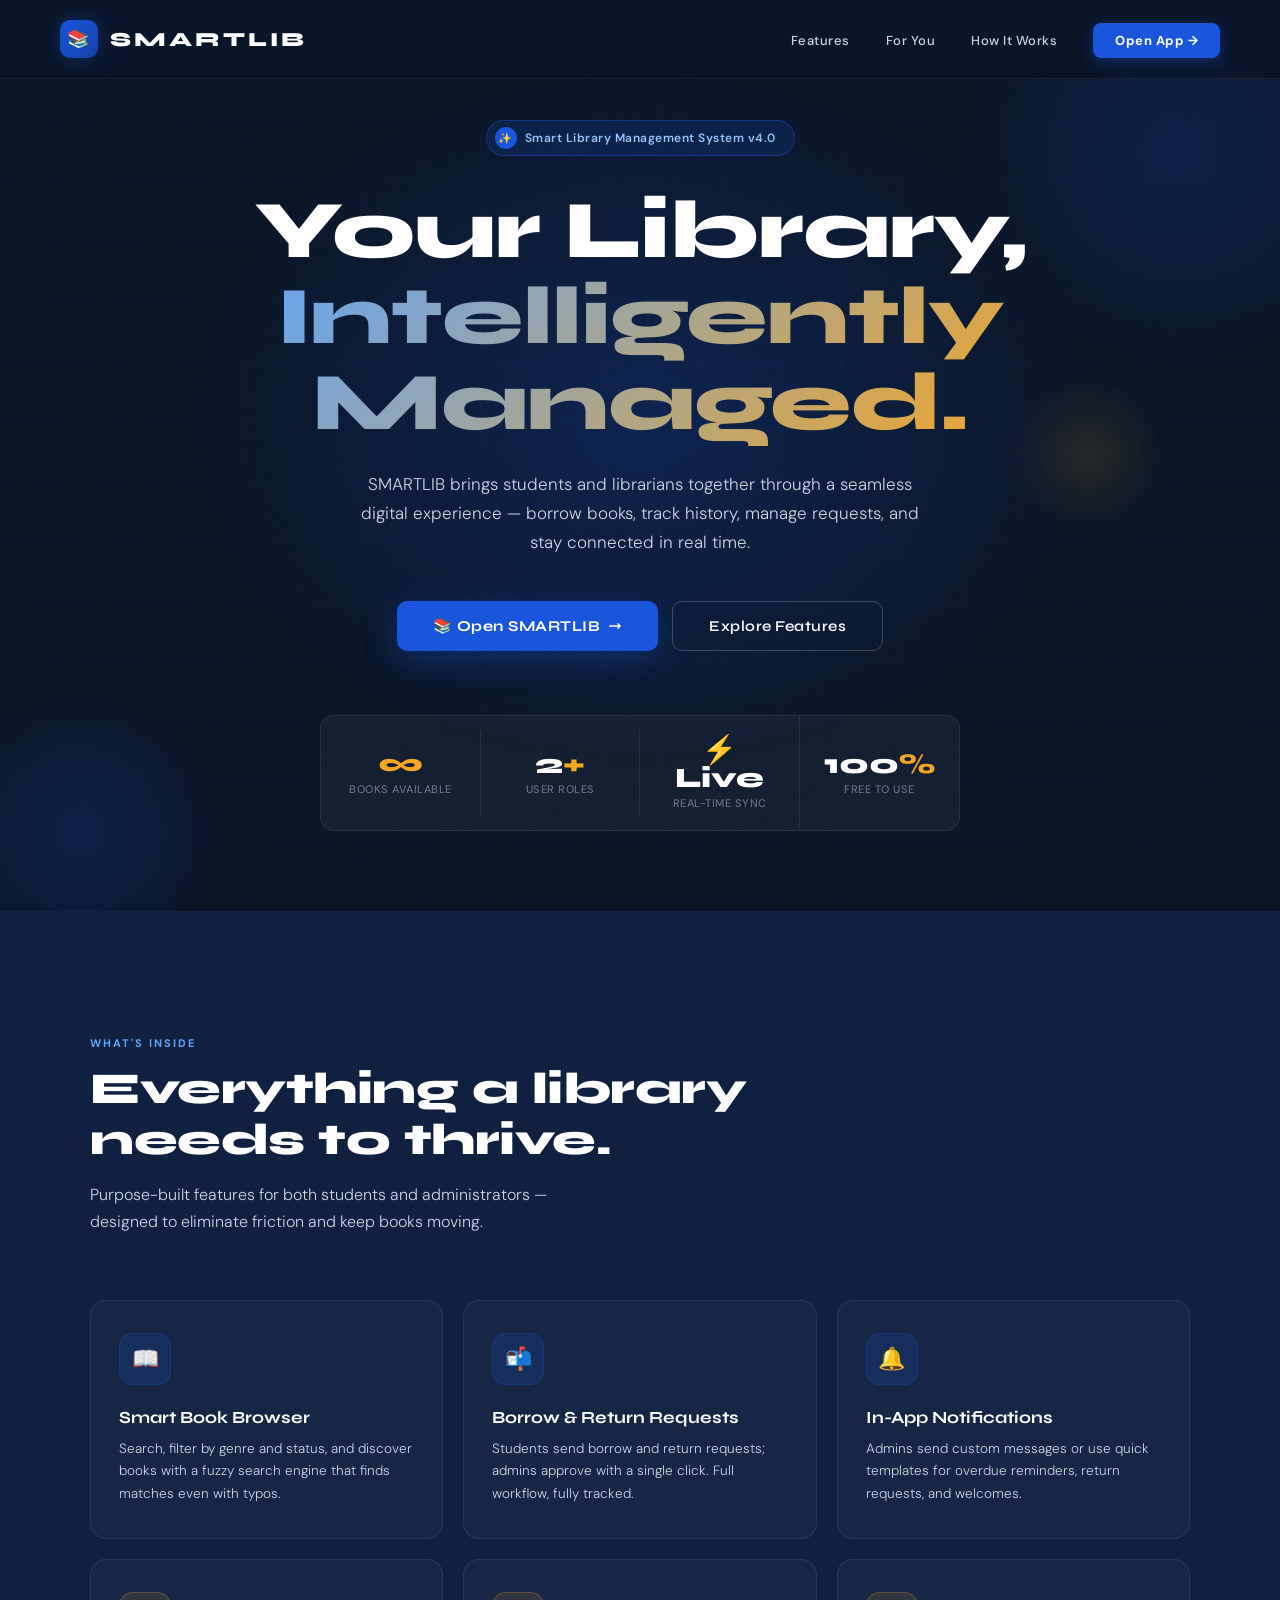
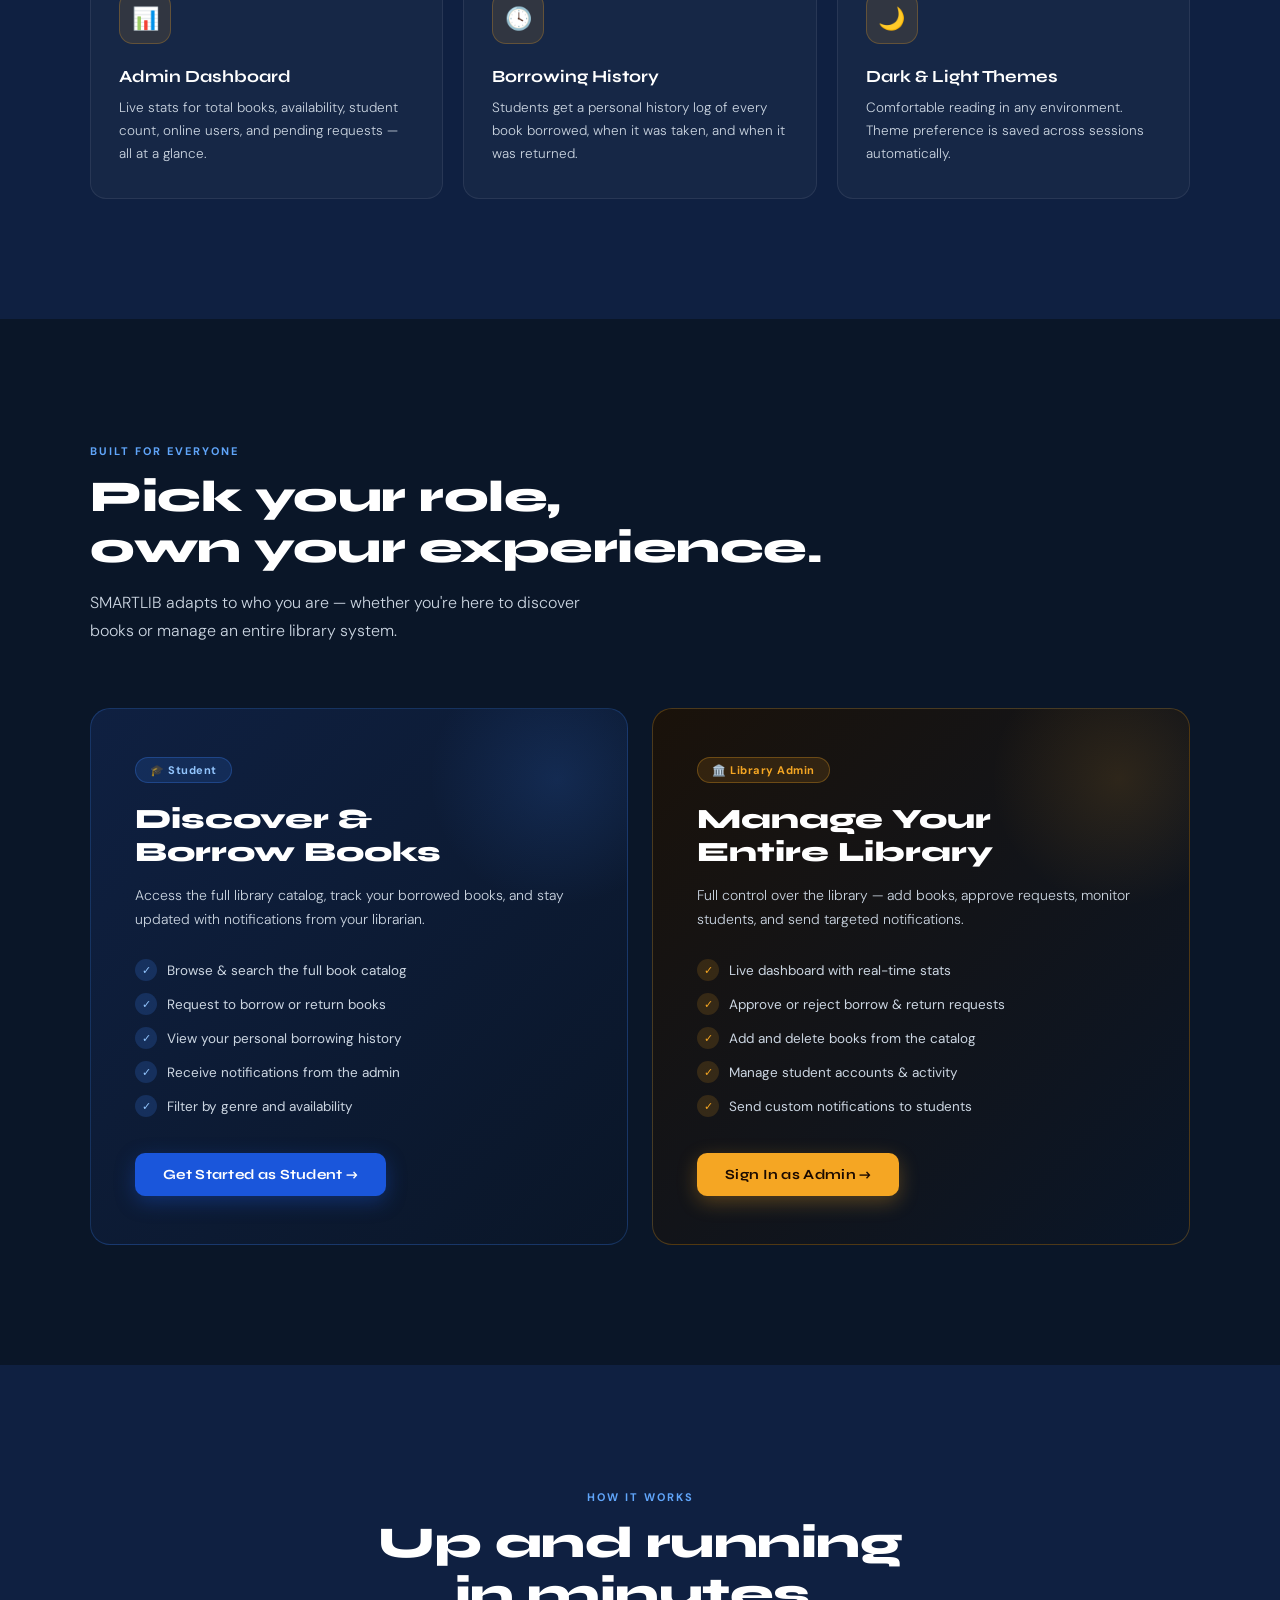
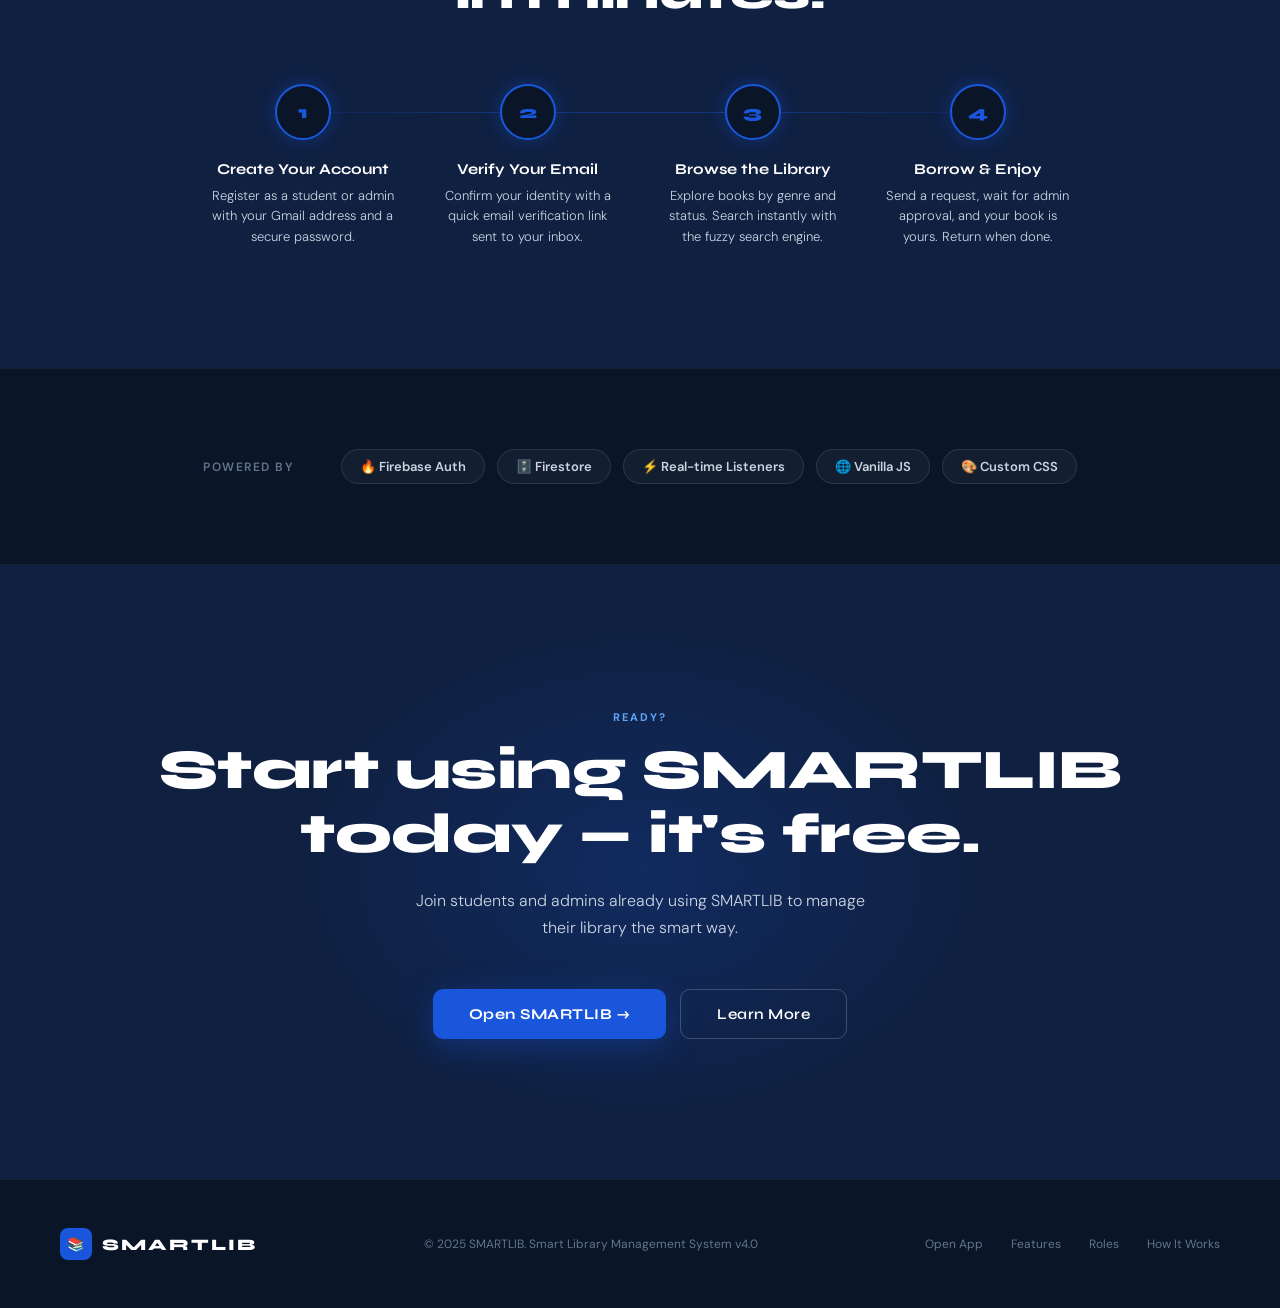
<file: index.html>
<!DOCTYPE html>
<html lang="en">
<head>
  <meta charset="UTF-8" />
  <meta name="viewport" content="width=device-width, initial-scale=1.0"/>
  <title>SMARTLIB — Smart Library Management System</title>
  <link href="https://fonts.googleapis.com/css2?family=Syne:wght@400;500;600;700;800&family=DM+Sans:ital,wght@0,300;0,400;0,500;0,600;1,300&display=swap" rel="stylesheet"/>
  <style>
    *, *::before, *::after { box-sizing: border-box; margin: 0; padding: 0; }

    :root {
      --navy: #0a1628;
      --navy-mid: #0f2041;
      --blue: #1a56db;
      --blue-bright: #3b82f6;
      --blue-glow: rgba(26,86,219,0.35);
      --gold: #f5a623;
      --gold-light: #fde68a;
      --cream: #faf8f4;
      --text-light: #cbd5e1;
      --text-dim: #64748b;
      --white: #ffffff;
      --font-display: 'Syne', sans-serif;
      --font-body: 'DM Sans', sans-serif;
    }

    html { scroll-behavior: smooth; }

    body {
      font-family: var(--font-body);
      background: var(--navy);
      color: var(--white);
      overflow-x: hidden;
      cursor: default;
    }

    /* ── NOISE TEXTURE OVERLAY ── */
    body::before {
      content: '';
      position: fixed; inset: 0;
      background-image: url("data:image/svg+xml,%3Csvg viewBox='0 0 256 256' xmlns='http://www.w3.org/2000/svg'%3E%3Cfilter id='noise'%3E%3CfeTurbulence type='fractalNoise' baseFrequency='0.9' numOctaves='4' stitchTiles='stitch'/%3E%3C/filter%3E%3Crect width='100%25' height='100%25' filter='url(%23noise)' opacity='0.04'/%3E%3C/svg%3E");
      pointer-events: none; z-index: 0; opacity: 0.4;
    }

    /* ── NAV ── */
    nav {
      position: fixed; top: 0; left: 0; right: 0; z-index: 100;
      padding: 20px 60px;
      display: flex; align-items: center; justify-content: space-between;
      background: rgba(10,22,40,0.85);
      backdrop-filter: blur(16px);
      border-bottom: 1px solid rgba(255,255,255,0.06);
    }

    .nav-logo {
      display: flex; align-items: center; gap: 12px;
      font-family: var(--font-display); font-size: 20px; font-weight: 800;
      letter-spacing: 3px; color: var(--white);
      text-decoration: none;
    }
    .nav-logo-icon {
      width: 38px; height: 38px;
      background: linear-gradient(135deg, var(--blue), #1241a8);
      border-radius: 10px;
      display: flex; align-items: center; justify-content: center;
      font-size: 18px;
      box-shadow: 0 0 20px var(--blue-glow);
    }

    .nav-links {
      display: flex; align-items: center; gap: 36px;
      list-style: none;
    }
    .nav-links a {
      color: var(--text-light); font-size: 13px; font-weight: 500;
      text-decoration: none; letter-spacing: 0.5px;
      transition: color 0.2s;
    }
    .nav-links a:hover { color: var(--white); }

    .nav-cta {
      background: var(--blue); color: var(--white) !important;
      padding: 9px 22px; border-radius: 8px;
      font-weight: 700 !important; font-size: 13px !important;
      transition: background 0.2s, box-shadow 0.2s !important;
      box-shadow: 0 4px 16px var(--blue-glow);
    }
    .nav-cta:hover { background: #1241a8 !important; box-shadow: 0 6px 24px var(--blue-glow) !important; }

    /* ── HERO ── */
    .hero {
      min-height: 100vh;
      display: flex; align-items: center; justify-content: center;
      position: relative; overflow: hidden;
      padding: 120px 60px 80px;
    }

    .hero::after {
      content: '';
      position: absolute;
      width: 900px; height: 700px;
      background: radial-gradient(ellipse, rgba(26,86,219,0.22) 0%, transparent 70%);
      top: 50%; left: 50%; transform: translate(-50%, -55%);
      pointer-events: none;
    }

    .hero-grid {
      position: absolute; inset: 0;
      background-image:
        linear-gradient(rgba(26,86,219,0.06) 1px, transparent 1px),
        linear-gradient(90deg, rgba(26,86,219,0.06) 1px, transparent 1px);
      background-size: 60px 60px;
      mask-image: radial-gradient(ellipse 80% 80% at 50% 50%, black 0%, transparent 100%);
    }

    .hero-content {
      text-align: center; position: relative; z-index: 1;
      max-width: 820px;
      animation: heroReveal 0.9s cubic-bezier(.22,.68,0,1) both;
    }
    @keyframes heroReveal {
      from { opacity: 0; transform: translateY(40px); }
      to   { opacity: 1; transform: translateY(0); }
    }

    .hero-badge {
      display: inline-flex; align-items: center; gap: 8px;
      background: rgba(26,86,219,0.15); border: 1px solid rgba(26,86,219,0.4);
      border-radius: 50px; padding: 6px 18px 6px 8px;
      font-size: 12px; font-weight: 600; color: #93c5fd;
      margin-bottom: 32px; letter-spacing: 0.5px;
      animation: heroReveal 0.9s 0.1s both;
    }
    .hero-badge-dot {
      width: 22px; height: 22px; border-radius: 50%;
      background: var(--blue); display: flex; align-items: center;
      justify-content: center; font-size: 11px;
    }

    .hero-title {
      font-family: var(--font-display);
      font-size: clamp(42px, 7vw, 82px);
      font-weight: 800; line-height: 1.05;
      letter-spacing: -1px;
      margin-bottom: 24px;
      animation: heroReveal 0.9s 0.15s both;
    }
    .hero-title .line2 {
      display: block;
      background: linear-gradient(135deg, #60a5fa, var(--gold));
      -webkit-background-clip: text; -webkit-text-fill-color: transparent;
      background-clip: text;
    }

    .hero-sub {
      font-size: 17px; color: var(--text-light); line-height: 1.7;
      max-width: 560px; margin: 0 auto 44px;
      font-weight: 300;
      animation: heroReveal 0.9s 0.22s both;
    }

    .hero-actions {
      display: flex; gap: 14px; justify-content: center; flex-wrap: wrap;
      animation: heroReveal 0.9s 0.3s both;
    }

    .btn-hero-primary {
      padding: 15px 36px;
      background: var(--blue); color: var(--white);
      border: none; border-radius: 10px;
      font-family: var(--font-display); font-size: 15px; font-weight: 700;
      cursor: pointer; letter-spacing: 0.5px;
      box-shadow: 0 8px 32px var(--blue-glow);
      transition: all 0.25s;
      text-decoration: none; display: inline-flex; align-items: center; gap: 8px;
    }
    .btn-hero-primary:hover {
      background: #1241a8;
      transform: translateY(-2px);
      box-shadow: 0 12px 40px rgba(26,86,219,0.5);
    }

    .btn-hero-ghost {
      padding: 15px 36px;
      background: transparent; color: var(--white);
      border: 1.5px solid rgba(255,255,255,0.2); border-radius: 10px;
      font-family: var(--font-display); font-size: 15px; font-weight: 600;
      cursor: pointer; letter-spacing: 0.5px;
      transition: all 0.25s;
      text-decoration: none; display: inline-flex; align-items: center; gap: 8px;
    }
    .btn-hero-ghost:hover {
      border-color: rgba(255,255,255,0.5);
      background: rgba(255,255,255,0.05);
      transform: translateY(-2px);
    }

    .hero-orbs {
      position: absolute; inset: 0; pointer-events: none; overflow: hidden;
    }
    .orb {
      position: absolute; border-radius: 50%;
      background: radial-gradient(circle, rgba(26,86,219,0.18), transparent 60%);
      animation: float 8s ease-in-out infinite;
    }
    .orb1 { width: 500px; height: 500px; top: -100px; right: -150px; animation-delay: 0s; }
    .orb2 { width: 320px; height: 320px; bottom: -80px; left: -80px; animation-delay: -3s; }
    .orb3 { width: 180px; height: 180px; top: 40%; right: 8%; animation-delay: -5s;
      background: radial-gradient(circle, rgba(245,166,35,0.12), transparent 60%); }
    @keyframes float {
      0%, 100% { transform: translateY(0) scale(1); }
      50%       { transform: translateY(-20px) scale(1.02); }
    }

    .stats-strip {
      display: flex; align-items: center; justify-content: center; gap: 0;
      max-width: 640px; margin: 64px auto 0;
      background: rgba(255,255,255,0.04); border: 1px solid rgba(255,255,255,0.08);
      border-radius: 14px; overflow: hidden;
      animation: heroReveal 0.9s 0.38s both;
    }
    .stat-item {
      flex: 1; padding: 20px 24px; text-align: center;
      border-right: 1px solid rgba(255,255,255,0.08);
    }
    .stat-item:last-child { border-right: none; }
    .stat-num {
      font-family: var(--font-display); font-size: 28px; font-weight: 800;
      color: var(--white); line-height: 1;
    }
    .stat-num span { color: var(--gold); }
    .stat-desc { font-size: 11px; color: var(--text-dim); margin-top: 4px; font-weight: 500; letter-spacing: 0.5px; text-transform: uppercase; }

    /* ── FEATURES ── */
    section { position: relative; z-index: 1; }

    .section-label {
      display: inline-block;
      font-size: 11px; font-weight: 700; letter-spacing: 2px; text-transform: uppercase;
      color: #60a5fa; margin-bottom: 14px;
    }
    .section-title {
      font-family: var(--font-display);
      font-size: clamp(28px, 4vw, 44px); font-weight: 800;
      line-height: 1.15; letter-spacing: -0.5px;
      margin-bottom: 16px;
    }
    .section-sub {
      font-size: 16px; color: var(--text-light);
      font-weight: 300; line-height: 1.7;
      max-width: 500px;
    }

    .features-section {
      padding: 120px 60px;
      background: var(--navy-mid);
    }

    .features-header { margin-bottom: 64px; }

    .features-grid {
      display: grid;
      grid-template-columns: repeat(3, 1fr);
      gap: 20px;
      max-width: 1100px; margin: 0 auto;
    }

    .feature-card {
      background: rgba(255,255,255,0.03);
      border: 1px solid rgba(255,255,255,0.08);
      border-radius: 16px; padding: 32px 28px;
      transition: all 0.3s;
      position: relative; overflow: hidden;
    }
    .feature-card::before {
      content: '';
      position: absolute; top: 0; left: 0; right: 0; height: 2px;
      background: linear-gradient(90deg, transparent, var(--blue), transparent);
      opacity: 0; transition: opacity 0.3s;
    }
    .feature-card:hover { transform: translateY(-4px); border-color: rgba(26,86,219,0.3); background: rgba(26,86,219,0.06); }
    .feature-card:hover::before { opacity: 1; }

    .feature-card.card-gold:hover { border-color: rgba(245,166,35,0.3); background: rgba(245,166,35,0.04); }
    .feature-card.card-gold::before { background: linear-gradient(90deg, transparent, var(--gold), transparent); }

    .feature-icon {
      width: 52px; height: 52px; border-radius: 14px;
      background: rgba(26,86,219,0.15); border: 1px solid rgba(26,86,219,0.25);
      display: flex; align-items: center; justify-content: center;
      font-size: 22px; margin-bottom: 22px;
    }
    .feature-icon.gold-icon { background: rgba(245,166,35,0.12); border-color: rgba(245,166,35,0.25); }

    .feature-title {
      font-family: var(--font-display); font-size: 17px; font-weight: 700;
      color: var(--white); margin-bottom: 10px;
    }
    .feature-desc {
      font-size: 13.5px; color: var(--text-light); line-height: 1.7; font-weight: 300;
    }

    /* ── ROLES ── */
    .roles-section {
      padding: 120px 60px;
      background: var(--navy);
    }

    .roles-layout {
      display: grid; grid-template-columns: 1fr 1fr;
      gap: 24px; max-width: 1100px; margin: 64px auto 0;
    }

    .role-panel {
      border-radius: 20px; padding: 48px 44px;
      position: relative; overflow: hidden;
    }
    .role-panel.student-panel {
      background: linear-gradient(135deg, #0f2041 0%, #0a1628 100%);
      border: 1.5px solid rgba(59,130,246,0.25);
    }
    .role-panel.admin-panel {
      background: linear-gradient(135deg, #1a120a 0%, #0a1628 100%);
      border: 1.5px solid rgba(245,166,35,0.25);
    }

    .role-panel-glow {
      position: absolute; width: 300px; height: 300px; border-radius: 50%;
      top: -80px; right: -80px; pointer-events: none;
    }
    .student-panel .role-panel-glow { background: radial-gradient(circle, rgba(59,130,246,0.15), transparent 60%); }
    .admin-panel .role-panel-glow { background: radial-gradient(circle, rgba(245,166,35,0.12), transparent 60%); }

    .role-badge {
      display: inline-flex; align-items: center; gap: 6px;
      padding: 5px 14px; border-radius: 50px;
      font-size: 11px; font-weight: 700; letter-spacing: 0.5px;
      margin-bottom: 20px;
    }
    .student-badge { background: rgba(59,130,246,0.15); border: 1px solid rgba(59,130,246,0.3); color: #93c5fd; }
    .admin-badge   { background: rgba(245,166,35,0.12);  border: 1px solid rgba(245,166,35,0.3);  color: var(--gold); }

    .role-panel-title {
      font-family: var(--font-display); font-size: 28px; font-weight: 800;
      margin-bottom: 14px; line-height: 1.2;
    }
    .role-panel-desc {
      font-size: 14px; color: var(--text-light); line-height: 1.7;
      font-weight: 300; margin-bottom: 28px;
    }

    .role-perks { list-style: none; display: flex; flex-direction: column; gap: 12px; margin-bottom: 36px; }
    .role-perks li {
      display: flex; align-items: center; gap: 10px;
      font-size: 13.5px; color: var(--text-light);
    }
    .perk-check {
      width: 22px; height: 22px; border-radius: 50%;
      display: flex; align-items: center; justify-content: center;
      font-size: 11px; flex-shrink: 0;
    }
    .student-panel .perk-check { background: rgba(59,130,246,0.2); color: #93c5fd; }
    .admin-panel   .perk-check { background: rgba(245,166,35,0.15); color: var(--gold); }

    .btn-role {
      padding: 13px 28px; border-radius: 10px;
      font-family: var(--font-display); font-size: 14px; font-weight: 700;
      cursor: pointer; text-decoration: none;
      display: inline-flex; align-items: center; gap: 8px;
      transition: all 0.25s; letter-spacing: 0.3px;
      border: none;
    }
    .btn-student {
      background: var(--blue); color: var(--white);
      box-shadow: 0 6px 20px rgba(26,86,219,0.35);
    }
    .btn-student:hover { background: #1241a8; transform: translateY(-2px); box-shadow: 0 10px 30px rgba(26,86,219,0.5); }
    .btn-admin {
      background: var(--gold); color: #1a0a00;
      box-shadow: 0 6px 20px rgba(245,166,35,0.3);
    }
    .btn-admin:hover { background: #d4911f; transform: translateY(-2px); box-shadow: 0 10px 30px rgba(245,166,35,0.4); }

    /* ── HOW IT WORKS ── */
    .how-section {
      padding: 120px 60px;
      background: var(--navy-mid);
    }

    .steps-row {
      display: flex; gap: 0; max-width: 900px; margin: 64px auto 0;
      position: relative;
    }
    .steps-row::before {
      content: '';
      position: absolute; top: 28px; left: 60px; right: 60px; height: 1px;
      background: linear-gradient(90deg, transparent, rgba(26,86,219,0.4), rgba(26,86,219,0.4), transparent);
    }

    .step-item { flex: 1; text-align: center; padding: 0 20px; }
    .step-num {
      width: 56px; height: 56px; border-radius: 50%;
      background: var(--navy); border: 2px solid var(--blue);
      display: flex; align-items: center; justify-content: center;
      font-family: var(--font-display); font-size: 18px; font-weight: 800;
      color: var(--blue); margin: 0 auto 20px;
      position: relative; z-index: 1;
      box-shadow: 0 0 20px var(--blue-glow);
    }
    .step-title { font-family: var(--font-display); font-size: 15px; font-weight: 700; margin-bottom: 8px; }
    .step-desc { font-size: 13px; color: var(--text-light); line-height: 1.6; font-weight: 300; }

    /* ── TECH STRIP ── */
    .tech-section {
      padding: 80px 60px;
      background: var(--navy);
      border-top: 1px solid rgba(255,255,255,0.05);
      border-bottom: 1px solid rgba(255,255,255,0.05);
    }
    .tech-inner {
      max-width: 900px; margin: 0 auto;
      display: flex; align-items: center; gap: 48px; flex-wrap: wrap;
      justify-content: center;
    }
    .tech-label { font-size: 12px; color: var(--text-dim); letter-spacing: 1.5px; text-transform: uppercase; font-weight: 600; }
    .tech-pills { display: flex; gap: 12px; flex-wrap: wrap; }
    .tech-pill {
      padding: 8px 18px; border-radius: 50px;
      background: rgba(255,255,255,0.04); border: 1px solid rgba(255,255,255,0.1);
      font-size: 13px; font-weight: 600; color: var(--text-light);
      display: flex; align-items: center; gap: 6px;
    }

    /* ── CTA ── */
    .cta-section {
      padding: 140px 60px;
      background: var(--navy-mid);
      text-align: center; overflow: hidden;
      position: relative;
    }
    .cta-glow {
      position: absolute; width: 700px; height: 500px; border-radius: 50%;
      background: radial-gradient(ellipse, rgba(26,86,219,0.2), transparent 70%);
      top: 50%; left: 50%; transform: translate(-50%, -50%);
      pointer-events: none;
    }
    .cta-section .section-title { font-size: clamp(32px, 5vw, 56px); margin-bottom: 20px; }
    .cta-section .section-sub { margin: 0 auto 48px; max-width: 480px; }
    .cta-section .hero-actions { position: relative; z-index: 1; }

    /* ── FOOTER ── */
    footer {
      background: var(--navy); padding: 48px 60px;
      border-top: 1px solid rgba(255,255,255,0.06);
      display: flex; align-items: center; justify-content: space-between; flex-wrap: wrap; gap: 20px;
    }
    .footer-logo {
      display: flex; align-items: center; gap: 10px;
      font-family: var(--font-display); font-size: 16px; font-weight: 800;
      letter-spacing: 2px; color: var(--white); text-decoration: none;
    }
    .footer-logo-icon {
      width: 32px; height: 32px; background: var(--blue);
      border-radius: 8px; display: flex; align-items: center; justify-content: center;
      font-size: 14px;
    }
    .footer-copy { font-size: 12px; color: var(--text-dim); }
    .footer-links { display: flex; gap: 28px; }
    .footer-links a { font-size: 12px; color: var(--text-dim); text-decoration: none; transition: color 0.2s; }
    .footer-links a:hover { color: var(--white); }

    /* ── SCROLL ANIMATIONS ── */
    .reveal {
      opacity: 0; transform: translateY(30px);
      transition: opacity 0.6s ease, transform 0.6s ease;
    }
    .reveal.visible { opacity: 1; transform: translateY(0); }
    .reveal-delay-1 { transition-delay: 0.1s; }
    .reveal-delay-2 { transition-delay: 0.2s; }
    .reveal-delay-3 { transition-delay: 0.3s; }
    .reveal-delay-4 { transition-delay: 0.4s; }
    .reveal-delay-5 { transition-delay: 0.5s; }

    /* ── RESPONSIVE ── */
    @media (max-width: 900px) {
      nav { padding: 16px 24px; }
      .nav-links { display: none; }
      .hero, .features-section, .roles-section, .how-section, .cta-section, .tech-section { padding-left: 24px; padding-right: 24px; }
      .features-grid { grid-template-columns: 1fr 1fr; }
      .roles-layout { grid-template-columns: 1fr; }
      .steps-row { flex-direction: column; gap: 32px; }
      .steps-row::before { display: none; }
      footer { flex-direction: column; padding: 32px 24px; text-align: center; }
      .footer-links { justify-content: center; }
    }
    @media (max-width: 560px) {
      .features-grid { grid-template-columns: 1fr; }
      .stats-strip { flex-direction: column; }
      .stat-item { border-right: none; border-bottom: 1px solid rgba(255,255,255,0.08); }
      .stat-item:last-child { border-bottom: none; }
    }
  </style>
</head>
<body>

<!-- ── NAV ── -->
<nav>
  <a href="#" class="nav-logo">
    <div class="nav-logo-icon">📚</div>
    SMARTLIB
  </a>
  <ul class="nav-links">
    <li><a href="#features">Features</a></li>
    <li><a href="#roles">For You</a></li>
    <li><a href="#how">How It Works</a></li>
    <li><a href="app.html" class="nav-cta">Open App →</a></li>
  </ul>
</nav>

<!-- ── HERO ── -->
<section class="hero">
  <div class="hero-orbs">
    <div class="orb orb1"></div>
    <div class="orb orb2"></div>
    <div class="orb orb3"></div>
  </div>
  <div class="hero-grid"></div>

  <div class="hero-content">
    <div class="hero-badge">
      <span class="hero-badge-dot">✨</span>
      Smart Library Management System v4.0
    </div>

    <h1 class="hero-title">
      Your Library,<br>
      <span class="line2">Intelligently Managed.</span>
    </h1>

    <p class="hero-sub">
      SMARTLIB brings students and librarians together through a seamless digital experience — borrow books, track history, manage requests, and stay connected in real time.
    </p>

    <div class="hero-actions">
      <a href="app.html" class="btn-hero-primary">
        📚 Open SMARTLIB
        <svg width="14" height="14" fill="none" viewBox="0 0 24 24" stroke="currentColor" stroke-width="2.5"><path stroke-linecap="round" stroke-linejoin="round" d="M17 8l4 4m0 0l-4 4m4-4H3"/></svg>
      </a>
      <a href="#features" class="btn-hero-ghost">
        Explore Features
      </a>
    </div>

    <div class="stats-strip">
      <div class="stat-item">
        <div class="stat-num"><span>∞</span></div>
        <div class="stat-desc">Books Available</div>
      </div>
      <div class="stat-item">
        <div class="stat-num">2<span>+</span></div>
        <div class="stat-desc">User Roles</div>
      </div>
      <div class="stat-item">
        <div class="stat-num"><span>⚡</span> Live</div>
        <div class="stat-desc">Real-Time Sync</div>
      </div>
      <div class="stat-item">
        <div class="stat-num">100<span>%</span></div>
        <div class="stat-desc">Free to Use</div>
      </div>
    </div>
  </div>
</section>

<!-- ── FEATURES ── -->
<section class="features-section" id="features">
  <div style="max-width:1100px; margin:0 auto;">
    <div class="features-header reveal">
      <div class="section-label">What's Inside</div>
      <h2 class="section-title">Everything a library<br>needs to thrive.</h2>
      <p class="section-sub">Purpose-built features for both students and administrators — designed to eliminate friction and keep books moving.</p>
    </div>

    <div class="features-grid">
      <div class="feature-card reveal reveal-delay-1">
        <div class="feature-icon">📖</div>
        <div class="feature-title">Smart Book Browser</div>
        <p class="feature-desc">Search, filter by genre and status, and discover books with a fuzzy search engine that finds matches even with typos.</p>
      </div>
      <div class="feature-card reveal reveal-delay-2">
        <div class="feature-icon">📬</div>
        <div class="feature-title">Borrow & Return Requests</div>
        <p class="feature-desc">Students send borrow and return requests; admins approve with a single click. Full workflow, fully tracked.</p>
      </div>
      <div class="feature-card reveal reveal-delay-3">
        <div class="feature-icon">🔔</div>
        <div class="feature-title">In-App Notifications</div>
        <p class="feature-desc">Admins send custom messages or use quick templates for overdue reminders, return requests, and welcomes.</p>
      </div>
      <div class="feature-card card-gold reveal reveal-delay-1">
        <div class="feature-icon gold-icon">📊</div>
        <div class="feature-title">Admin Dashboard</div>
        <p class="feature-desc">Live stats for total books, availability, student count, online users, and pending requests — all at a glance.</p>
      </div>
      <div class="feature-card card-gold reveal reveal-delay-2">
        <div class="feature-icon gold-icon">🕓</div>
        <div class="feature-title">Borrowing History</div>
        <p class="feature-desc">Students get a personal history log of every book borrowed, when it was taken, and when it was returned.</p>
      </div>
      <div class="feature-card card-gold reveal reveal-delay-3">
        <div class="feature-icon gold-icon">🌙</div>
        <div class="feature-title">Dark & Light Themes</div>
        <p class="feature-desc">Comfortable reading in any environment. Theme preference is saved across sessions automatically.</p>
      </div>
    </div>
  </div>
</section>

<!-- ── ROLES ── -->
<section class="roles-section" id="roles">
  <div style="max-width:1100px; margin:0 auto;">
    <div class="reveal">
      <div class="section-label">Built For Everyone</div>
      <h2 class="section-title">Pick your role,<br>own your experience.</h2>
      <p class="section-sub">SMARTLIB adapts to who you are — whether you're here to discover books or manage an entire library system.</p>
    </div>

    <div class="roles-layout">
      <!-- Student -->
      <div class="role-panel student-panel reveal reveal-delay-1">
        <div class="role-panel-glow"></div>
        <div class="role-badge student-badge">🎓 Student</div>
        <h3 class="role-panel-title">Discover &amp;<br>Borrow Books</h3>
        <p class="role-panel-desc">Access the full library catalog, track your borrowed books, and stay updated with notifications from your librarian.</p>
        <ul class="role-perks">
          <li><span class="perk-check">✓</span>Browse &amp; search the full book catalog</li>
          <li><span class="perk-check">✓</span>Request to borrow or return books</li>
          <li><span class="perk-check">✓</span>View your personal borrowing history</li>
          <li><span class="perk-check">✓</span>Receive notifications from the admin</li>
          <li><span class="perk-check">✓</span>Filter by genre and availability</li>
        </ul>
        <a href="app.html" class="btn-role btn-student">Get Started as Student →</a>
      </div>

      <!-- Admin -->
      <div class="role-panel admin-panel reveal reveal-delay-2">
        <div class="role-panel-glow"></div>
        <div class="role-badge admin-badge">🏛️ Library Admin</div>
        <h3 class="role-panel-title">Manage Your<br>Entire Library</h3>
        <p class="role-panel-desc">Full control over the library — add books, approve requests, monitor students, and send targeted notifications.</p>
        <ul class="role-perks">
          <li><span class="perk-check">✓</span>Live dashboard with real-time stats</li>
          <li><span class="perk-check">✓</span>Approve or reject borrow &amp; return requests</li>
          <li><span class="perk-check">✓</span>Add and delete books from the catalog</li>
          <li><span class="perk-check">✓</span>Manage student accounts &amp; activity</li>
          <li><span class="perk-check">✓</span>Send custom notifications to students</li>
        </ul>
        <a href="app.html" class="btn-role btn-admin">Sign In as Admin →</a>
      </div>
    </div>
  </div>
</section>

<!-- ── HOW IT WORKS ── -->
<section class="how-section" id="how">
  <div style="max-width:1100px; margin:0 auto; text-align:center;">
    <div class="reveal">
      <div class="section-label">How It Works</div>
      <h2 class="section-title">Up and running<br>in minutes.</h2>
    </div>

    <div class="steps-row">
      <div class="step-item reveal reveal-delay-1">
        <div class="step-num">1</div>
        <div class="step-title">Create Your Account</div>
        <p class="step-desc">Register as a student or admin with your Gmail address and a secure password.</p>
      </div>
      <div class="step-item reveal reveal-delay-2">
        <div class="step-num">2</div>
        <div class="step-title">Verify Your Email</div>
        <p class="step-desc">Confirm your identity with a quick email verification link sent to your inbox.</p>
      </div>
      <div class="step-item reveal reveal-delay-3">
        <div class="step-num">3</div>
        <div class="step-title">Browse the Library</div>
        <p class="step-desc">Explore books by genre and status. Search instantly with the fuzzy search engine.</p>
      </div>
      <div class="step-item reveal reveal-delay-4">
        <div class="step-num">4</div>
        <div class="step-title">Borrow &amp; Enjoy</div>
        <p class="step-desc">Send a request, wait for admin approval, and your book is yours. Return when done.</p>
      </div>
    </div>
  </div>
</section>

<!-- ── TECH STRIP ── -->
<div class="tech-section">
  <div class="tech-inner reveal">
    <span class="tech-label">Powered by</span>
    <div class="tech-pills">
      <span class="tech-pill">🔥 Firebase Auth</span>
      <span class="tech-pill">🗄️ Firestore</span>
      <span class="tech-pill">⚡ Real-time Listeners</span>
      <span class="tech-pill">🌐 Vanilla JS</span>
      <span class="tech-pill">🎨 Custom CSS</span>
    </div>
  </div>
</div>

<!-- ── CTA ── -->
<section class="cta-section">
  <div class="cta-glow"></div>
  <div class="reveal">
    <div class="section-label">Ready?</div>
    <h2 class="section-title">Start using SMARTLIB<br>today — it's free.</h2>
    <p class="section-sub">Join students and admins already using SMARTLIB to manage their library the smart way.</p>
    <div class="hero-actions">
      <a href="app.html" class="btn-hero-primary">
        Open SMARTLIB →
      </a>
      <a href="#features" class="btn-hero-ghost">
        Learn More
      </a>
    </div>
  </div>
</section>

<!-- ── FOOTER ── -->
<footer>
  <a href="#" class="footer-logo">
    <div class="footer-logo-icon">📚</div>
    SMARTLIB
  </a>
  <span class="footer-copy">© 2025 SMARTLIB. Smart Library Management System v4.0</span>
  <div class="footer-links">
    <a href="app.html">Open App</a>
    <a href="#features">Features</a>
    <a href="#roles">Roles</a>
    <a href="#how">How It Works</a>
  </div>
</footer>

<script>
  // Scroll reveal
  const revealEls = document.querySelectorAll('.reveal');
  const observer = new IntersectionObserver((entries) => {
    entries.forEach(e => { if (e.isIntersecting) e.target.classList.add('visible'); });
  }, { threshold: 0.12 });
  revealEls.forEach(el => observer.observe(el));

  // Smooth active nav link highlight
  const sections = document.querySelectorAll('section[id]');
  const navLinks = document.querySelectorAll('.nav-links a');
  window.addEventListener('scroll', () => {
    let current = '';
    sections.forEach(sec => {
      if (window.scrollY >= sec.offsetTop - 120) current = sec.id;
    });
    navLinks.forEach(a => {
      a.style.color = a.getAttribute('href') === '#' + current ? '#fff' : '';
    });
  });
</script>
</body>
</html>
</file>
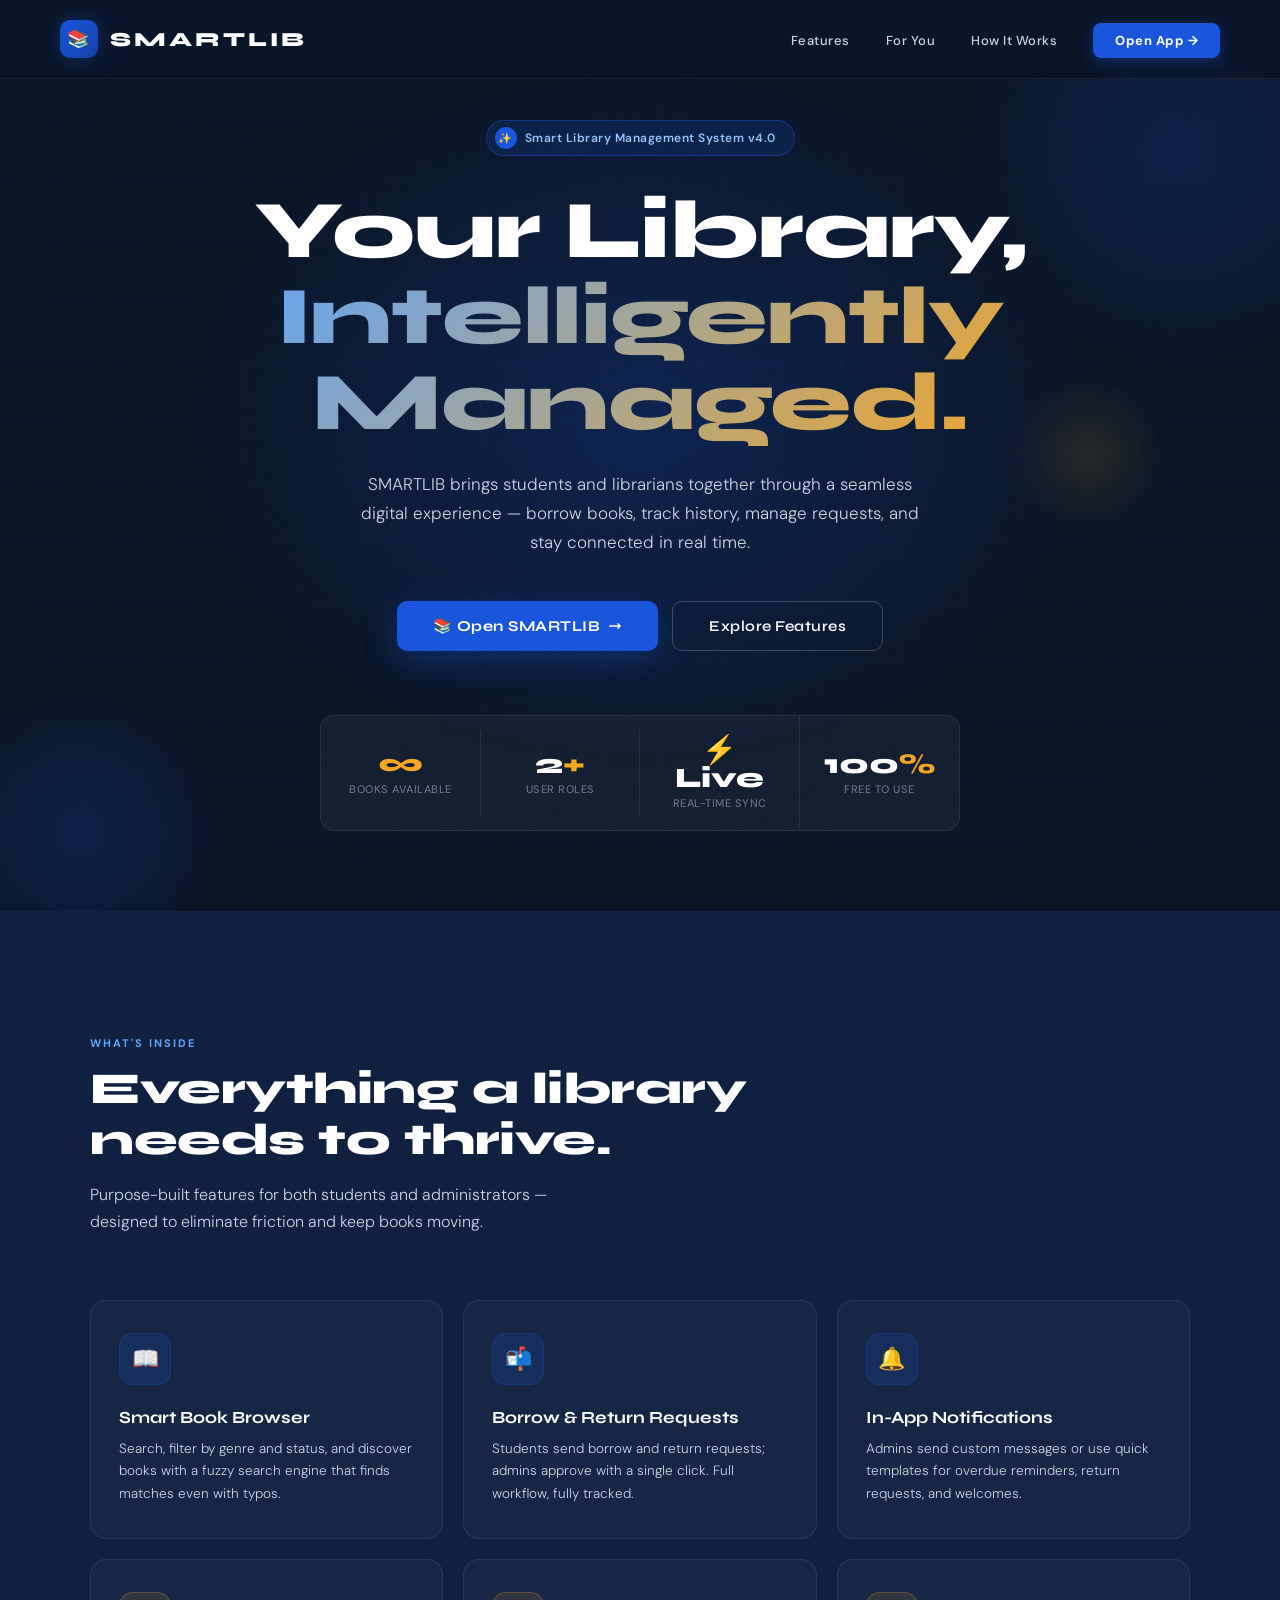
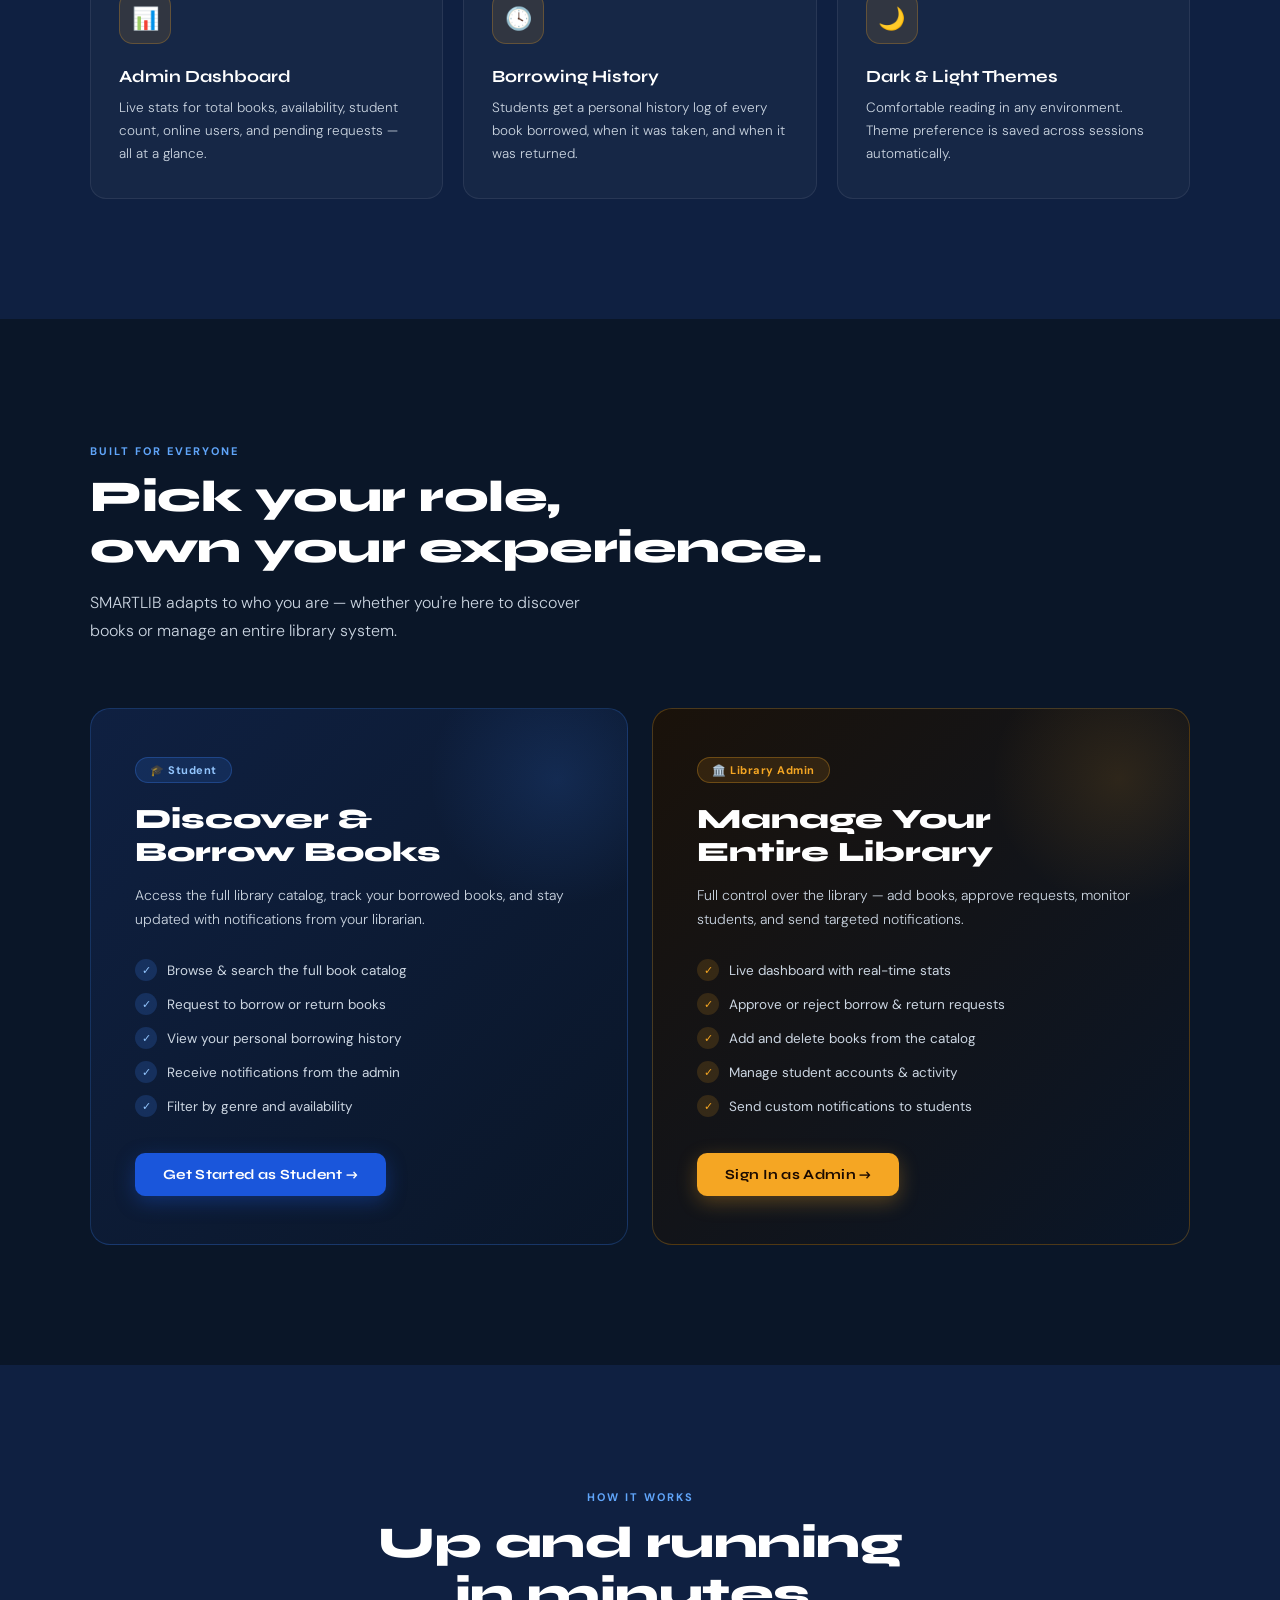
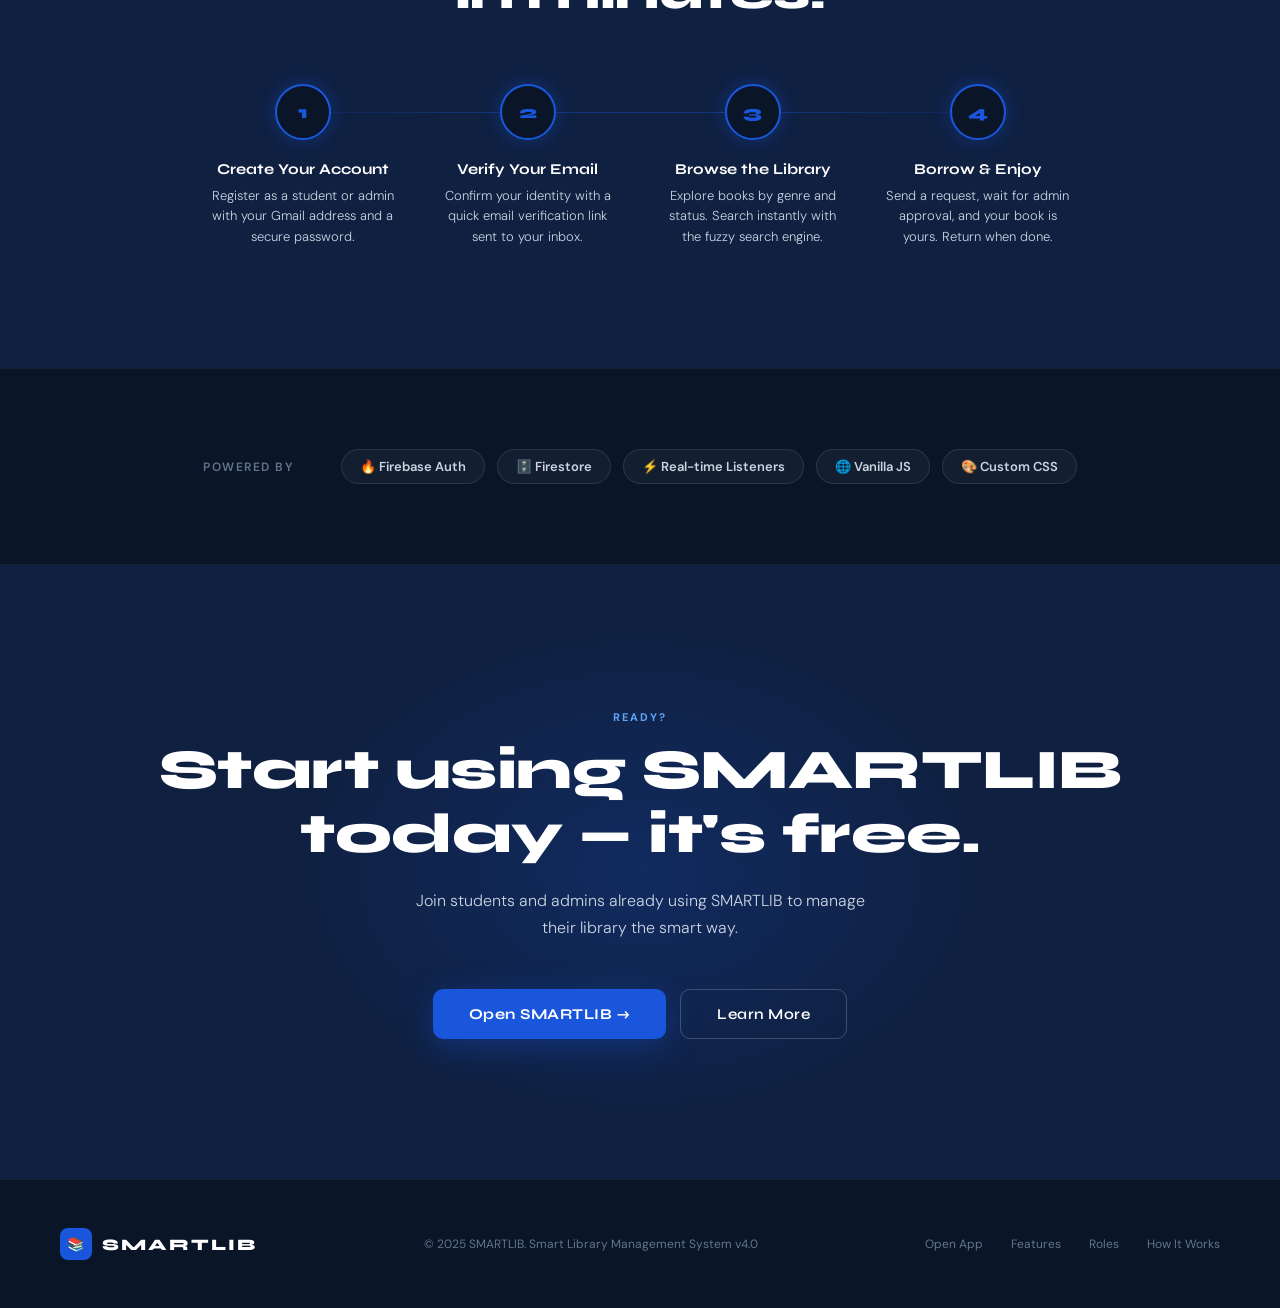
<file: landing.html>
<!DOCTYPE html>
<html lang="en">
<head>
  <meta charset="UTF-8" />
  <meta name="viewport" content="width=device-width, initial-scale=1.0"/>
  <title>SMARTLIB — Smart Library Management System</title>
  <link href="https://fonts.googleapis.com/css2?family=Syne:wght@400;500;600;700;800&family=DM+Sans:ital,wght@0,300;0,400;0,500;0,600;1,300&display=swap" rel="stylesheet"/>
  <style>
    *, *::before, *::after { box-sizing: border-box; margin: 0; padding: 0; }

    :root {
      --navy: #0a1628;
      --navy-mid: #0f2041;
      --blue: #1a56db;
      --blue-bright: #3b82f6;
      --blue-glow: rgba(26,86,219,0.35);
      --gold: #f5a623;
      --gold-light: #fde68a;
      --cream: #faf8f4;
      --text-light: #cbd5e1;
      --text-dim: #64748b;
      --white: #ffffff;
      --font-display: 'Syne', sans-serif;
      --font-body: 'DM Sans', sans-serif;
    }

    html { scroll-behavior: smooth; }

    body {
      font-family: var(--font-body);
      background: var(--navy);
      color: var(--white);
      overflow-x: hidden;
      cursor: default;
    }

    /* ── NOISE TEXTURE OVERLAY ── */
    body::before {
      content: '';
      position: fixed; inset: 0;
      background-image: url("data:image/svg+xml,%3Csvg viewBox='0 0 256 256' xmlns='http://www.w3.org/2000/svg'%3E%3Cfilter id='noise'%3E%3CfeTurbulence type='fractalNoise' baseFrequency='0.9' numOctaves='4' stitchTiles='stitch'/%3E%3C/filter%3E%3Crect width='100%25' height='100%25' filter='url(%23noise)' opacity='0.04'/%3E%3C/svg%3E");
      pointer-events: none; z-index: 0; opacity: 0.4;
    }

    /* ── NAV ── */
    nav {
      position: fixed; top: 0; left: 0; right: 0; z-index: 100;
      padding: 20px 60px;
      display: flex; align-items: center; justify-content: space-between;
      background: rgba(10,22,40,0.85);
      backdrop-filter: blur(16px);
      border-bottom: 1px solid rgba(255,255,255,0.06);
    }

    .nav-logo {
      display: flex; align-items: center; gap: 12px;
      font-family: var(--font-display); font-size: 20px; font-weight: 800;
      letter-spacing: 3px; color: var(--white);
      text-decoration: none;
    }
    .nav-logo-icon {
      width: 38px; height: 38px;
      background: linear-gradient(135deg, var(--blue), #1241a8);
      border-radius: 10px;
      display: flex; align-items: center; justify-content: center;
      font-size: 18px;
      box-shadow: 0 0 20px var(--blue-glow);
    }

    .nav-links {
      display: flex; align-items: center; gap: 36px;
      list-style: none;
    }
    .nav-links a {
      color: var(--text-light); font-size: 13px; font-weight: 500;
      text-decoration: none; letter-spacing: 0.5px;
      transition: color 0.2s;
    }
    .nav-links a:hover { color: var(--white); }

    .nav-cta {
      background: var(--blue); color: var(--white) !important;
      padding: 9px 22px; border-radius: 8px;
      font-weight: 700 !important; font-size: 13px !important;
      transition: background 0.2s, box-shadow 0.2s !important;
      box-shadow: 0 4px 16px var(--blue-glow);
    }
    .nav-cta:hover { background: #1241a8 !important; box-shadow: 0 6px 24px var(--blue-glow) !important; }

    /* ── HERO ── */
    .hero {
      min-height: 100vh;
      display: flex; align-items: center; justify-content: center;
      position: relative; overflow: hidden;
      padding: 120px 60px 80px;
    }

    .hero::after {
      content: '';
      position: absolute;
      width: 900px; height: 700px;
      background: radial-gradient(ellipse, rgba(26,86,219,0.22) 0%, transparent 70%);
      top: 50%; left: 50%; transform: translate(-50%, -55%);
      pointer-events: none;
    }

    .hero-grid {
      position: absolute; inset: 0;
      background-image:
        linear-gradient(rgba(26,86,219,0.06) 1px, transparent 1px),
        linear-gradient(90deg, rgba(26,86,219,0.06) 1px, transparent 1px);
      background-size: 60px 60px;
      mask-image: radial-gradient(ellipse 80% 80% at 50% 50%, black 0%, transparent 100%);
    }

    .hero-content {
      text-align: center; position: relative; z-index: 1;
      max-width: 820px;
      animation: heroReveal 0.9s cubic-bezier(.22,.68,0,1) both;
    }
    @keyframes heroReveal {
      from { opacity: 0; transform: translateY(40px); }
      to   { opacity: 1; transform: translateY(0); }
    }

    .hero-badge {
      display: inline-flex; align-items: center; gap: 8px;
      background: rgba(26,86,219,0.15); border: 1px solid rgba(26,86,219,0.4);
      border-radius: 50px; padding: 6px 18px 6px 8px;
      font-size: 12px; font-weight: 600; color: #93c5fd;
      margin-bottom: 32px; letter-spacing: 0.5px;
      animation: heroReveal 0.9s 0.1s both;
    }
    .hero-badge-dot {
      width: 22px; height: 22px; border-radius: 50%;
      background: var(--blue); display: flex; align-items: center;
      justify-content: center; font-size: 11px;
    }

    .hero-title {
      font-family: var(--font-display);
      font-size: clamp(42px, 7vw, 82px);
      font-weight: 800; line-height: 1.05;
      letter-spacing: -1px;
      margin-bottom: 24px;
      animation: heroReveal 0.9s 0.15s both;
    }
    .hero-title .line2 {
      display: block;
      background: linear-gradient(135deg, #60a5fa, var(--gold));
      -webkit-background-clip: text; -webkit-text-fill-color: transparent;
      background-clip: text;
    }

    .hero-sub {
      font-size: 17px; color: var(--text-light); line-height: 1.7;
      max-width: 560px; margin: 0 auto 44px;
      font-weight: 300;
      animation: heroReveal 0.9s 0.22s both;
    }

    .hero-actions {
      display: flex; gap: 14px; justify-content: center; flex-wrap: wrap;
      animation: heroReveal 0.9s 0.3s both;
    }

    .btn-hero-primary {
      padding: 15px 36px;
      background: var(--blue); color: var(--white);
      border: none; border-radius: 10px;
      font-family: var(--font-display); font-size: 15px; font-weight: 700;
      cursor: pointer; letter-spacing: 0.5px;
      box-shadow: 0 8px 32px var(--blue-glow);
      transition: all 0.25s;
      text-decoration: none; display: inline-flex; align-items: center; gap: 8px;
    }
    .btn-hero-primary:hover {
      background: #1241a8;
      transform: translateY(-2px);
      box-shadow: 0 12px 40px rgba(26,86,219,0.5);
    }

    .btn-hero-ghost {
      padding: 15px 36px;
      background: transparent; color: var(--white);
      border: 1.5px solid rgba(255,255,255,0.2); border-radius: 10px;
      font-family: var(--font-display); font-size: 15px; font-weight: 600;
      cursor: pointer; letter-spacing: 0.5px;
      transition: all 0.25s;
      text-decoration: none; display: inline-flex; align-items: center; gap: 8px;
    }
    .btn-hero-ghost:hover {
      border-color: rgba(255,255,255,0.5);
      background: rgba(255,255,255,0.05);
      transform: translateY(-2px);
    }

    .hero-orbs {
      position: absolute; inset: 0; pointer-events: none; overflow: hidden;
    }
    .orb {
      position: absolute; border-radius: 50%;
      background: radial-gradient(circle, rgba(26,86,219,0.18), transparent 60%);
      animation: float 8s ease-in-out infinite;
    }
    .orb1 { width: 500px; height: 500px; top: -100px; right: -150px; animation-delay: 0s; }
    .orb2 { width: 320px; height: 320px; bottom: -80px; left: -80px; animation-delay: -3s; }
    .orb3 { width: 180px; height: 180px; top: 40%; right: 8%; animation-delay: -5s;
      background: radial-gradient(circle, rgba(245,166,35,0.12), transparent 60%); }
    @keyframes float {
      0%, 100% { transform: translateY(0) scale(1); }
      50%       { transform: translateY(-20px) scale(1.02); }
    }

    .stats-strip {
      display: flex; align-items: center; justify-content: center; gap: 0;
      max-width: 640px; margin: 64px auto 0;
      background: rgba(255,255,255,0.04); border: 1px solid rgba(255,255,255,0.08);
      border-radius: 14px; overflow: hidden;
      animation: heroReveal 0.9s 0.38s both;
    }
    .stat-item {
      flex: 1; padding: 20px 24px; text-align: center;
      border-right: 1px solid rgba(255,255,255,0.08);
    }
    .stat-item:last-child { border-right: none; }
    .stat-num {
      font-family: var(--font-display); font-size: 28px; font-weight: 800;
      color: var(--white); line-height: 1;
    }
    .stat-num span { color: var(--gold); }
    .stat-desc { font-size: 11px; color: var(--text-dim); margin-top: 4px; font-weight: 500; letter-spacing: 0.5px; text-transform: uppercase; }

    /* ── FEATURES ── */
    section { position: relative; z-index: 1; }

    .section-label {
      display: inline-block;
      font-size: 11px; font-weight: 700; letter-spacing: 2px; text-transform: uppercase;
      color: #60a5fa; margin-bottom: 14px;
    }
    .section-title {
      font-family: var(--font-display);
      font-size: clamp(28px, 4vw, 44px); font-weight: 800;
      line-height: 1.15; letter-spacing: -0.5px;
      margin-bottom: 16px;
    }
    .section-sub {
      font-size: 16px; color: var(--text-light);
      font-weight: 300; line-height: 1.7;
      max-width: 500px;
    }

    .features-section {
      padding: 120px 60px;
      background: var(--navy-mid);
    }

    .features-header { margin-bottom: 64px; }

    .features-grid {
      display: grid;
      grid-template-columns: repeat(3, 1fr);
      gap: 20px;
      max-width: 1100px; margin: 0 auto;
    }

    .feature-card {
      background: rgba(255,255,255,0.03);
      border: 1px solid rgba(255,255,255,0.08);
      border-radius: 16px; padding: 32px 28px;
      transition: all 0.3s;
      position: relative; overflow: hidden;
    }
    .feature-card::before {
      content: '';
      position: absolute; top: 0; left: 0; right: 0; height: 2px;
      background: linear-gradient(90deg, transparent, var(--blue), transparent);
      opacity: 0; transition: opacity 0.3s;
    }
    .feature-card:hover { transform: translateY(-4px); border-color: rgba(26,86,219,0.3); background: rgba(26,86,219,0.06); }
    .feature-card:hover::before { opacity: 1; }

    .feature-card.card-gold:hover { border-color: rgba(245,166,35,0.3); background: rgba(245,166,35,0.04); }
    .feature-card.card-gold::before { background: linear-gradient(90deg, transparent, var(--gold), transparent); }

    .feature-icon {
      width: 52px; height: 52px; border-radius: 14px;
      background: rgba(26,86,219,0.15); border: 1px solid rgba(26,86,219,0.25);
      display: flex; align-items: center; justify-content: center;
      font-size: 22px; margin-bottom: 22px;
    }
    .feature-icon.gold-icon { background: rgba(245,166,35,0.12); border-color: rgba(245,166,35,0.25); }

    .feature-title {
      font-family: var(--font-display); font-size: 17px; font-weight: 700;
      color: var(--white); margin-bottom: 10px;
    }
    .feature-desc {
      font-size: 13.5px; color: var(--text-light); line-height: 1.7; font-weight: 300;
    }

    /* ── ROLES ── */
    .roles-section {
      padding: 120px 60px;
      background: var(--navy);
    }

    .roles-layout {
      display: grid; grid-template-columns: 1fr 1fr;
      gap: 24px; max-width: 1100px; margin: 64px auto 0;
    }

    .role-panel {
      border-radius: 20px; padding: 48px 44px;
      position: relative; overflow: hidden;
    }
    .role-panel.student-panel {
      background: linear-gradient(135deg, #0f2041 0%, #0a1628 100%);
      border: 1.5px solid rgba(59,130,246,0.25);
    }
    .role-panel.admin-panel {
      background: linear-gradient(135deg, #1a120a 0%, #0a1628 100%);
      border: 1.5px solid rgba(245,166,35,0.25);
    }

    .role-panel-glow {
      position: absolute; width: 300px; height: 300px; border-radius: 50%;
      top: -80px; right: -80px; pointer-events: none;
    }
    .student-panel .role-panel-glow { background: radial-gradient(circle, rgba(59,130,246,0.15), transparent 60%); }
    .admin-panel .role-panel-glow { background: radial-gradient(circle, rgba(245,166,35,0.12), transparent 60%); }

    .role-badge {
      display: inline-flex; align-items: center; gap: 6px;
      padding: 5px 14px; border-radius: 50px;
      font-size: 11px; font-weight: 700; letter-spacing: 0.5px;
      margin-bottom: 20px;
    }
    .student-badge { background: rgba(59,130,246,0.15); border: 1px solid rgba(59,130,246,0.3); color: #93c5fd; }
    .admin-badge   { background: rgba(245,166,35,0.12);  border: 1px solid rgba(245,166,35,0.3);  color: var(--gold); }

    .role-panel-title {
      font-family: var(--font-display); font-size: 28px; font-weight: 800;
      margin-bottom: 14px; line-height: 1.2;
    }
    .role-panel-desc {
      font-size: 14px; color: var(--text-light); line-height: 1.7;
      font-weight: 300; margin-bottom: 28px;
    }

    .role-perks { list-style: none; display: flex; flex-direction: column; gap: 12px; margin-bottom: 36px; }
    .role-perks li {
      display: flex; align-items: center; gap: 10px;
      font-size: 13.5px; color: var(--text-light);
    }
    .perk-check {
      width: 22px; height: 22px; border-radius: 50%;
      display: flex; align-items: center; justify-content: center;
      font-size: 11px; flex-shrink: 0;
    }
    .student-panel .perk-check { background: rgba(59,130,246,0.2); color: #93c5fd; }
    .admin-panel   .perk-check { background: rgba(245,166,35,0.15); color: var(--gold); }

    .btn-role {
      padding: 13px 28px; border-radius: 10px;
      font-family: var(--font-display); font-size: 14px; font-weight: 700;
      cursor: pointer; text-decoration: none;
      display: inline-flex; align-items: center; gap: 8px;
      transition: all 0.25s; letter-spacing: 0.3px;
      border: none;
    }
    .btn-student {
      background: var(--blue); color: var(--white);
      box-shadow: 0 6px 20px rgba(26,86,219,0.35);
    }
    .btn-student:hover { background: #1241a8; transform: translateY(-2px); box-shadow: 0 10px 30px rgba(26,86,219,0.5); }
    .btn-admin {
      background: var(--gold); color: #1a0a00;
      box-shadow: 0 6px 20px rgba(245,166,35,0.3);
    }
    .btn-admin:hover { background: #d4911f; transform: translateY(-2px); box-shadow: 0 10px 30px rgba(245,166,35,0.4); }

    /* ── HOW IT WORKS ── */
    .how-section {
      padding: 120px 60px;
      background: var(--navy-mid);
    }

    .steps-row {
      display: flex; gap: 0; max-width: 900px; margin: 64px auto 0;
      position: relative;
    }
    .steps-row::before {
      content: '';
      position: absolute; top: 28px; left: 60px; right: 60px; height: 1px;
      background: linear-gradient(90deg, transparent, rgba(26,86,219,0.4), rgba(26,86,219,0.4), transparent);
    }

    .step-item { flex: 1; text-align: center; padding: 0 20px; }
    .step-num {
      width: 56px; height: 56px; border-radius: 50%;
      background: var(--navy); border: 2px solid var(--blue);
      display: flex; align-items: center; justify-content: center;
      font-family: var(--font-display); font-size: 18px; font-weight: 800;
      color: var(--blue); margin: 0 auto 20px;
      position: relative; z-index: 1;
      box-shadow: 0 0 20px var(--blue-glow);
    }
    .step-title { font-family: var(--font-display); font-size: 15px; font-weight: 700; margin-bottom: 8px; }
    .step-desc { font-size: 13px; color: var(--text-light); line-height: 1.6; font-weight: 300; }

    /* ── TECH STRIP ── */
    .tech-section {
      padding: 80px 60px;
      background: var(--navy);
      border-top: 1px solid rgba(255,255,255,0.05);
      border-bottom: 1px solid rgba(255,255,255,0.05);
    }
    .tech-inner {
      max-width: 900px; margin: 0 auto;
      display: flex; align-items: center; gap: 48px; flex-wrap: wrap;
      justify-content: center;
    }
    .tech-label { font-size: 12px; color: var(--text-dim); letter-spacing: 1.5px; text-transform: uppercase; font-weight: 600; }
    .tech-pills { display: flex; gap: 12px; flex-wrap: wrap; }
    .tech-pill {
      padding: 8px 18px; border-radius: 50px;
      background: rgba(255,255,255,0.04); border: 1px solid rgba(255,255,255,0.1);
      font-size: 13px; font-weight: 600; color: var(--text-light);
      display: flex; align-items: center; gap: 6px;
    }

    /* ── CTA ── */
    .cta-section {
      padding: 140px 60px;
      background: var(--navy-mid);
      text-align: center; overflow: hidden;
      position: relative;
    }
    .cta-glow {
      position: absolute; width: 700px; height: 500px; border-radius: 50%;
      background: radial-gradient(ellipse, rgba(26,86,219,0.2), transparent 70%);
      top: 50%; left: 50%; transform: translate(-50%, -50%);
      pointer-events: none;
    }
    .cta-section .section-title { font-size: clamp(32px, 5vw, 56px); margin-bottom: 20px; }
    .cta-section .section-sub { margin: 0 auto 48px; max-width: 480px; }
    .cta-section .hero-actions { position: relative; z-index: 1; }

    /* ── FOOTER ── */
    footer {
      background: var(--navy); padding: 48px 60px;
      border-top: 1px solid rgba(255,255,255,0.06);
      display: flex; align-items: center; justify-content: space-between; flex-wrap: wrap; gap: 20px;
    }
    .footer-logo {
      display: flex; align-items: center; gap: 10px;
      font-family: var(--font-display); font-size: 16px; font-weight: 800;
      letter-spacing: 2px; color: var(--white); text-decoration: none;
    }
    .footer-logo-icon {
      width: 32px; height: 32px; background: var(--blue);
      border-radius: 8px; display: flex; align-items: center; justify-content: center;
      font-size: 14px;
    }
    .footer-copy { font-size: 12px; color: var(--text-dim); }
    .footer-links { display: flex; gap: 28px; }
    .footer-links a { font-size: 12px; color: var(--text-dim); text-decoration: none; transition: color 0.2s; }
    .footer-links a:hover { color: var(--white); }

    /* ── SCROLL ANIMATIONS ── */
    .reveal {
      opacity: 0; transform: translateY(30px);
      transition: opacity 0.6s ease, transform 0.6s ease;
    }
    .reveal.visible { opacity: 1; transform: translateY(0); }
    .reveal-delay-1 { transition-delay: 0.1s; }
    .reveal-delay-2 { transition-delay: 0.2s; }
    .reveal-delay-3 { transition-delay: 0.3s; }
    .reveal-delay-4 { transition-delay: 0.4s; }
    .reveal-delay-5 { transition-delay: 0.5s; }

    /* ── RESPONSIVE ── */
    @media (max-width: 900px) {
      nav { padding: 16px 24px; }
      .nav-links { display: none; }
      .hero, .features-section, .roles-section, .how-section, .cta-section, .tech-section { padding-left: 24px; padding-right: 24px; }
      .features-grid { grid-template-columns: 1fr 1fr; }
      .roles-layout { grid-template-columns: 1fr; }
      .steps-row { flex-direction: column; gap: 32px; }
      .steps-row::before { display: none; }
      footer { flex-direction: column; padding: 32px 24px; text-align: center; }
      .footer-links { justify-content: center; }
    }
    @media (max-width: 560px) {
      .features-grid { grid-template-columns: 1fr; }
      .stats-strip { flex-direction: column; }
      .stat-item { border-right: none; border-bottom: 1px solid rgba(255,255,255,0.08); }
      .stat-item:last-child { border-bottom: none; }
    }
  </style>
</head>
<body>

<!-- ── NAV ── -->
<nav>
  <a href="#" class="nav-logo">
    <div class="nav-logo-icon">📚</div>
    SMARTLIB
  </a>
  <ul class="nav-links">
    <li><a href="#features">Features</a></li>
    <li><a href="#roles">For You</a></li>
    <li><a href="#how">How It Works</a></li>
    <li><a href="index.html" class="nav-cta">Open App →</a></li>
  </ul>
</nav>

<!-- ── HERO ── -->
<section class="hero">
  <div class="hero-orbs">
    <div class="orb orb1"></div>
    <div class="orb orb2"></div>
    <div class="orb orb3"></div>
  </div>
  <div class="hero-grid"></div>

  <div class="hero-content">
    <div class="hero-badge">
      <span class="hero-badge-dot">✨</span>
      Smart Library Management System v4.0
    </div>

    <h1 class="hero-title">
      Your Library,<br>
      <span class="line2">Intelligently Managed.</span>
    </h1>

    <p class="hero-sub">
      SMARTLIB brings students and librarians together through a seamless digital experience — borrow books, track history, manage requests, and stay connected in real time.
    </p>

    <div class="hero-actions">
      <a href="index.html" class="btn-hero-primary">
        📚 Open SMARTLIB
        <svg width="14" height="14" fill="none" viewBox="0 0 24 24" stroke="currentColor" stroke-width="2.5"><path stroke-linecap="round" stroke-linejoin="round" d="M17 8l4 4m0 0l-4 4m4-4H3"/></svg>
      </a>
      <a href="#features" class="btn-hero-ghost">
        Explore Features
      </a>
    </div>

    <div class="stats-strip">
      <div class="stat-item">
        <div class="stat-num"><span>∞</span></div>
        <div class="stat-desc">Books Available</div>
      </div>
      <div class="stat-item">
        <div class="stat-num">2<span>+</span></div>
        <div class="stat-desc">User Roles</div>
      </div>
      <div class="stat-item">
        <div class="stat-num"><span>⚡</span> Live</div>
        <div class="stat-desc">Real-Time Sync</div>
      </div>
      <div class="stat-item">
        <div class="stat-num">100<span>%</span></div>
        <div class="stat-desc">Free to Use</div>
      </div>
    </div>
  </div>
</section>

<!-- ── FEATURES ── -->
<section class="features-section" id="features">
  <div style="max-width:1100px; margin:0 auto;">
    <div class="features-header reveal">
      <div class="section-label">What's Inside</div>
      <h2 class="section-title">Everything a library<br>needs to thrive.</h2>
      <p class="section-sub">Purpose-built features for both students and administrators — designed to eliminate friction and keep books moving.</p>
    </div>

    <div class="features-grid">
      <div class="feature-card reveal reveal-delay-1">
        <div class="feature-icon">📖</div>
        <div class="feature-title">Smart Book Browser</div>
        <p class="feature-desc">Search, filter by genre and status, and discover books with a fuzzy search engine that finds matches even with typos.</p>
      </div>
      <div class="feature-card reveal reveal-delay-2">
        <div class="feature-icon">📬</div>
        <div class="feature-title">Borrow & Return Requests</div>
        <p class="feature-desc">Students send borrow and return requests; admins approve with a single click. Full workflow, fully tracked.</p>
      </div>
      <div class="feature-card reveal reveal-delay-3">
        <div class="feature-icon">🔔</div>
        <div class="feature-title">In-App Notifications</div>
        <p class="feature-desc">Admins send custom messages or use quick templates for overdue reminders, return requests, and welcomes.</p>
      </div>
      <div class="feature-card card-gold reveal reveal-delay-1">
        <div class="feature-icon gold-icon">📊</div>
        <div class="feature-title">Admin Dashboard</div>
        <p class="feature-desc">Live stats for total books, availability, student count, online users, and pending requests — all at a glance.</p>
      </div>
      <div class="feature-card card-gold reveal reveal-delay-2">
        <div class="feature-icon gold-icon">🕓</div>
        <div class="feature-title">Borrowing History</div>
        <p class="feature-desc">Students get a personal history log of every book borrowed, when it was taken, and when it was returned.</p>
      </div>
      <div class="feature-card card-gold reveal reveal-delay-3">
        <div class="feature-icon gold-icon">🌙</div>
        <div class="feature-title">Dark & Light Themes</div>
        <p class="feature-desc">Comfortable reading in any environment. Theme preference is saved across sessions automatically.</p>
      </div>
    </div>
  </div>
</section>

<!-- ── ROLES ── -->
<section class="roles-section" id="roles">
  <div style="max-width:1100px; margin:0 auto;">
    <div class="reveal">
      <div class="section-label">Built For Everyone</div>
      <h2 class="section-title">Pick your role,<br>own your experience.</h2>
      <p class="section-sub">SMARTLIB adapts to who you are — whether you're here to discover books or manage an entire library system.</p>
    </div>

    <div class="roles-layout">
      <!-- Student -->
      <div class="role-panel student-panel reveal reveal-delay-1">
        <div class="role-panel-glow"></div>
        <div class="role-badge student-badge">🎓 Student</div>
        <h3 class="role-panel-title">Discover &amp;<br>Borrow Books</h3>
        <p class="role-panel-desc">Access the full library catalog, track your borrowed books, and stay updated with notifications from your librarian.</p>
        <ul class="role-perks">
          <li><span class="perk-check">✓</span>Browse &amp; search the full book catalog</li>
          <li><span class="perk-check">✓</span>Request to borrow or return books</li>
          <li><span class="perk-check">✓</span>View your personal borrowing history</li>
          <li><span class="perk-check">✓</span>Receive notifications from the admin</li>
          <li><span class="perk-check">✓</span>Filter by genre and availability</li>
        </ul>
        <a href="index.html" class="btn-role btn-student">Get Started as Student →</a>
      </div>

      <!-- Admin -->
      <div class="role-panel admin-panel reveal reveal-delay-2">
        <div class="role-panel-glow"></div>
        <div class="role-badge admin-badge">🏛️ Library Admin</div>
        <h3 class="role-panel-title">Manage Your<br>Entire Library</h3>
        <p class="role-panel-desc">Full control over the library — add books, approve requests, monitor students, and send targeted notifications.</p>
        <ul class="role-perks">
          <li><span class="perk-check">✓</span>Live dashboard with real-time stats</li>
          <li><span class="perk-check">✓</span>Approve or reject borrow &amp; return requests</li>
          <li><span class="perk-check">✓</span>Add and delete books from the catalog</li>
          <li><span class="perk-check">✓</span>Manage student accounts &amp; activity</li>
          <li><span class="perk-check">✓</span>Send custom notifications to students</li>
        </ul>
        <a href="index.html" class="btn-role btn-admin">Sign In as Admin →</a>
      </div>
    </div>
  </div>
</section>

<!-- ── HOW IT WORKS ── -->
<section class="how-section" id="how">
  <div style="max-width:1100px; margin:0 auto; text-align:center;">
    <div class="reveal">
      <div class="section-label">How It Works</div>
      <h2 class="section-title">Up and running<br>in minutes.</h2>
    </div>

    <div class="steps-row">
      <div class="step-item reveal reveal-delay-1">
        <div class="step-num">1</div>
        <div class="step-title">Create Your Account</div>
        <p class="step-desc">Register as a student or admin with your Gmail address and a secure password.</p>
      </div>
      <div class="step-item reveal reveal-delay-2">
        <div class="step-num">2</div>
        <div class="step-title">Verify Your Email</div>
        <p class="step-desc">Confirm your identity with a quick email verification link sent to your inbox.</p>
      </div>
      <div class="step-item reveal reveal-delay-3">
        <div class="step-num">3</div>
        <div class="step-title">Browse the Library</div>
        <p class="step-desc">Explore books by genre and status. Search instantly with the fuzzy search engine.</p>
      </div>
      <div class="step-item reveal reveal-delay-4">
        <div class="step-num">4</div>
        <div class="step-title">Borrow &amp; Enjoy</div>
        <p class="step-desc">Send a request, wait for admin approval, and your book is yours. Return when done.</p>
      </div>
    </div>
  </div>
</section>

<!-- ── TECH STRIP ── -->
<div class="tech-section">
  <div class="tech-inner reveal">
    <span class="tech-label">Powered by</span>
    <div class="tech-pills">
      <span class="tech-pill">🔥 Firebase Auth</span>
      <span class="tech-pill">🗄️ Firestore</span>
      <span class="tech-pill">⚡ Real-time Listeners</span>
      <span class="tech-pill">🌐 Vanilla JS</span>
      <span class="tech-pill">🎨 Custom CSS</span>
    </div>
  </div>
</div>

<!-- ── CTA ── -->
<section class="cta-section">
  <div class="cta-glow"></div>
  <div class="reveal">
    <div class="section-label">Ready?</div>
    <h2 class="section-title">Start using SMARTLIB<br>today — it's free.</h2>
    <p class="section-sub">Join students and admins already using SMARTLIB to manage their library the smart way.</p>
    <div class="hero-actions">
      <a href="index.html" class="btn-hero-primary">
        Open SMARTLIB →
      </a>
      <a href="#features" class="btn-hero-ghost">
        Learn More
      </a>
    </div>
  </div>
</section>

<!-- ── FOOTER ── -->
<footer>
  <a href="#" class="footer-logo">
    <div class="footer-logo-icon">📚</div>
    SMARTLIB
  </a>
  <span class="footer-copy">© 2025 SMARTLIB. Smart Library Management System v4.0</span>
  <div class="footer-links">
    <a href="index.html">Open App</a>
    <a href="#features">Features</a>
    <a href="#roles">Roles</a>
    <a href="#how">How It Works</a>
  </div>
</footer>

<script>
  // Scroll reveal
  const revealEls = document.querySelectorAll('.reveal');
  const observer = new IntersectionObserver((entries) => {
    entries.forEach(e => { if (e.isIntersecting) e.target.classList.add('visible'); });
  }, { threshold: 0.12 });
  revealEls.forEach(el => observer.observe(el));

  // Smooth active nav link highlight
  const sections = document.querySelectorAll('section[id]');
  const navLinks = document.querySelectorAll('.nav-links a');
  window.addEventListener('scroll', () => {
    let current = '';
    sections.forEach(sec => {
      if (window.scrollY >= sec.offsetTop - 120) current = sec.id;
    });
    navLinks.forEach(a => {
      a.style.color = a.getAttribute('href') === '#' + current ? '#fff' : '';
    });
  });
</script>
</body>
</html>
</file>
